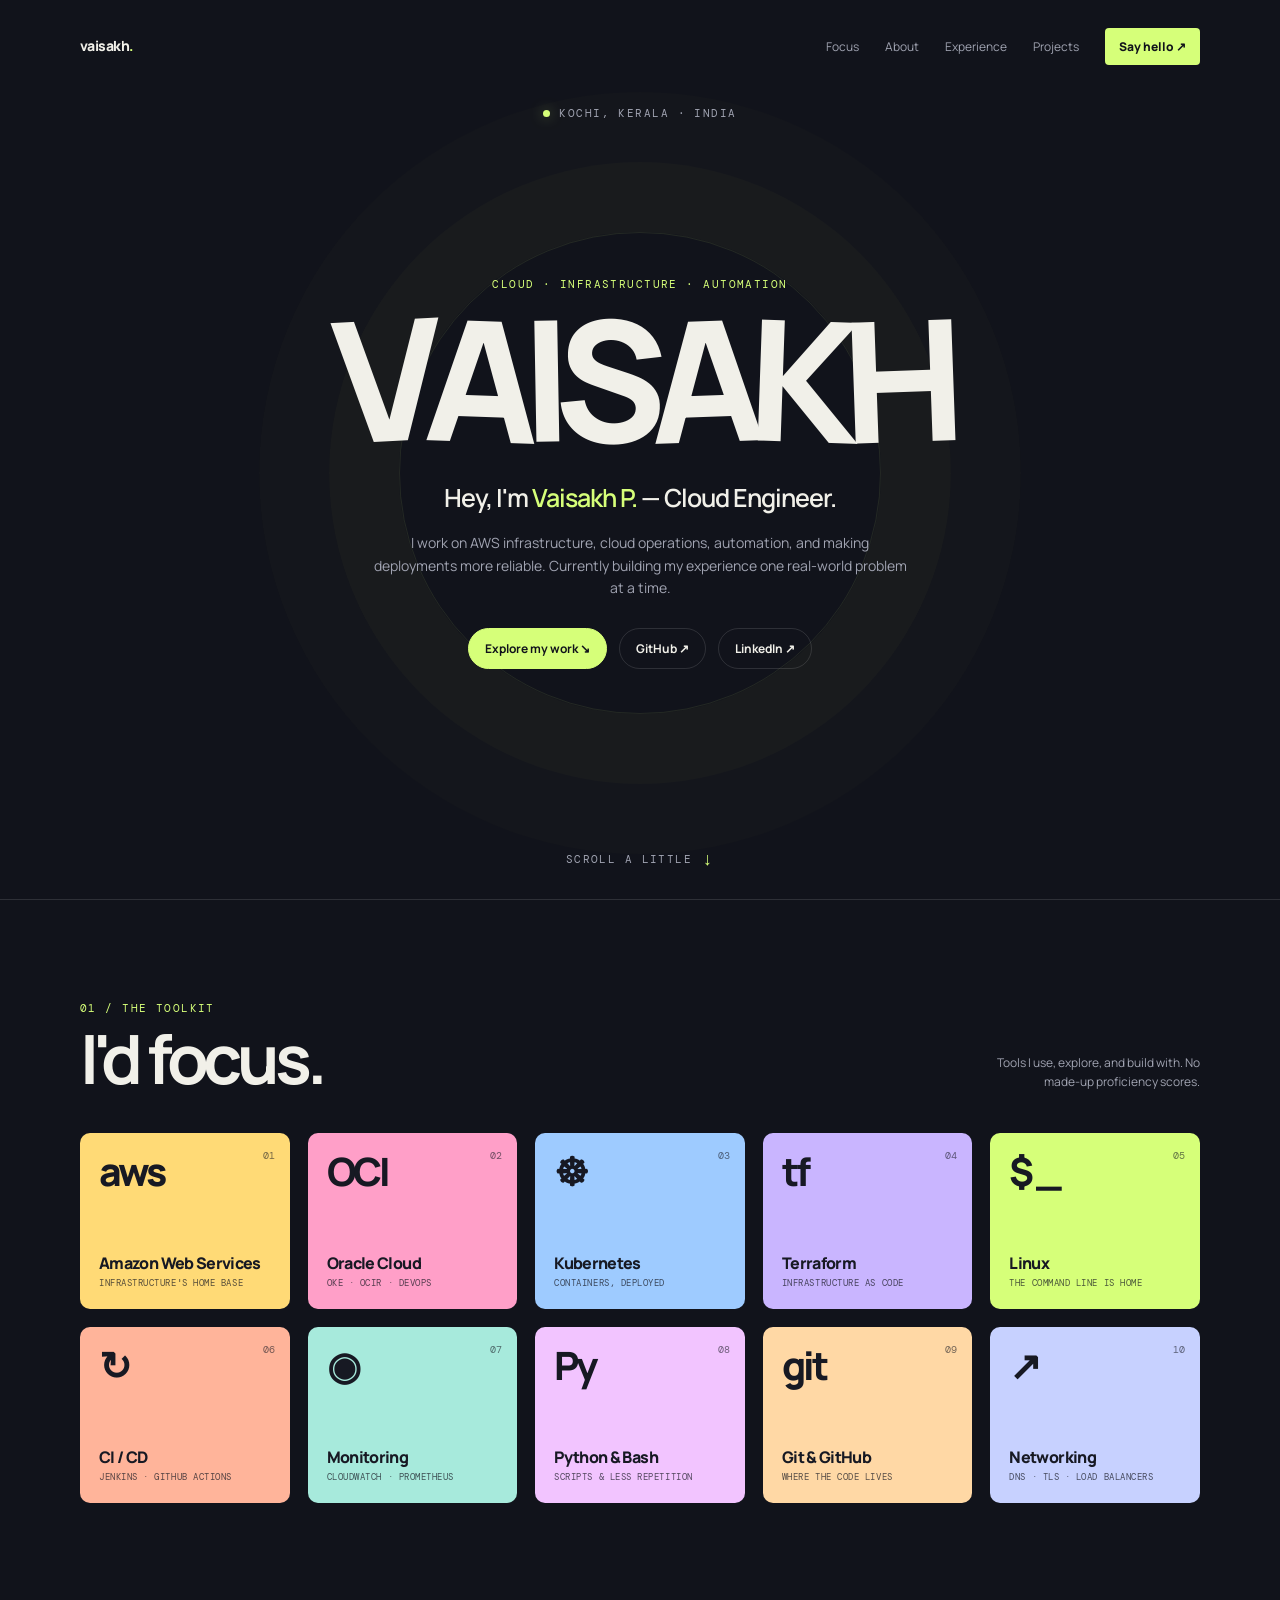
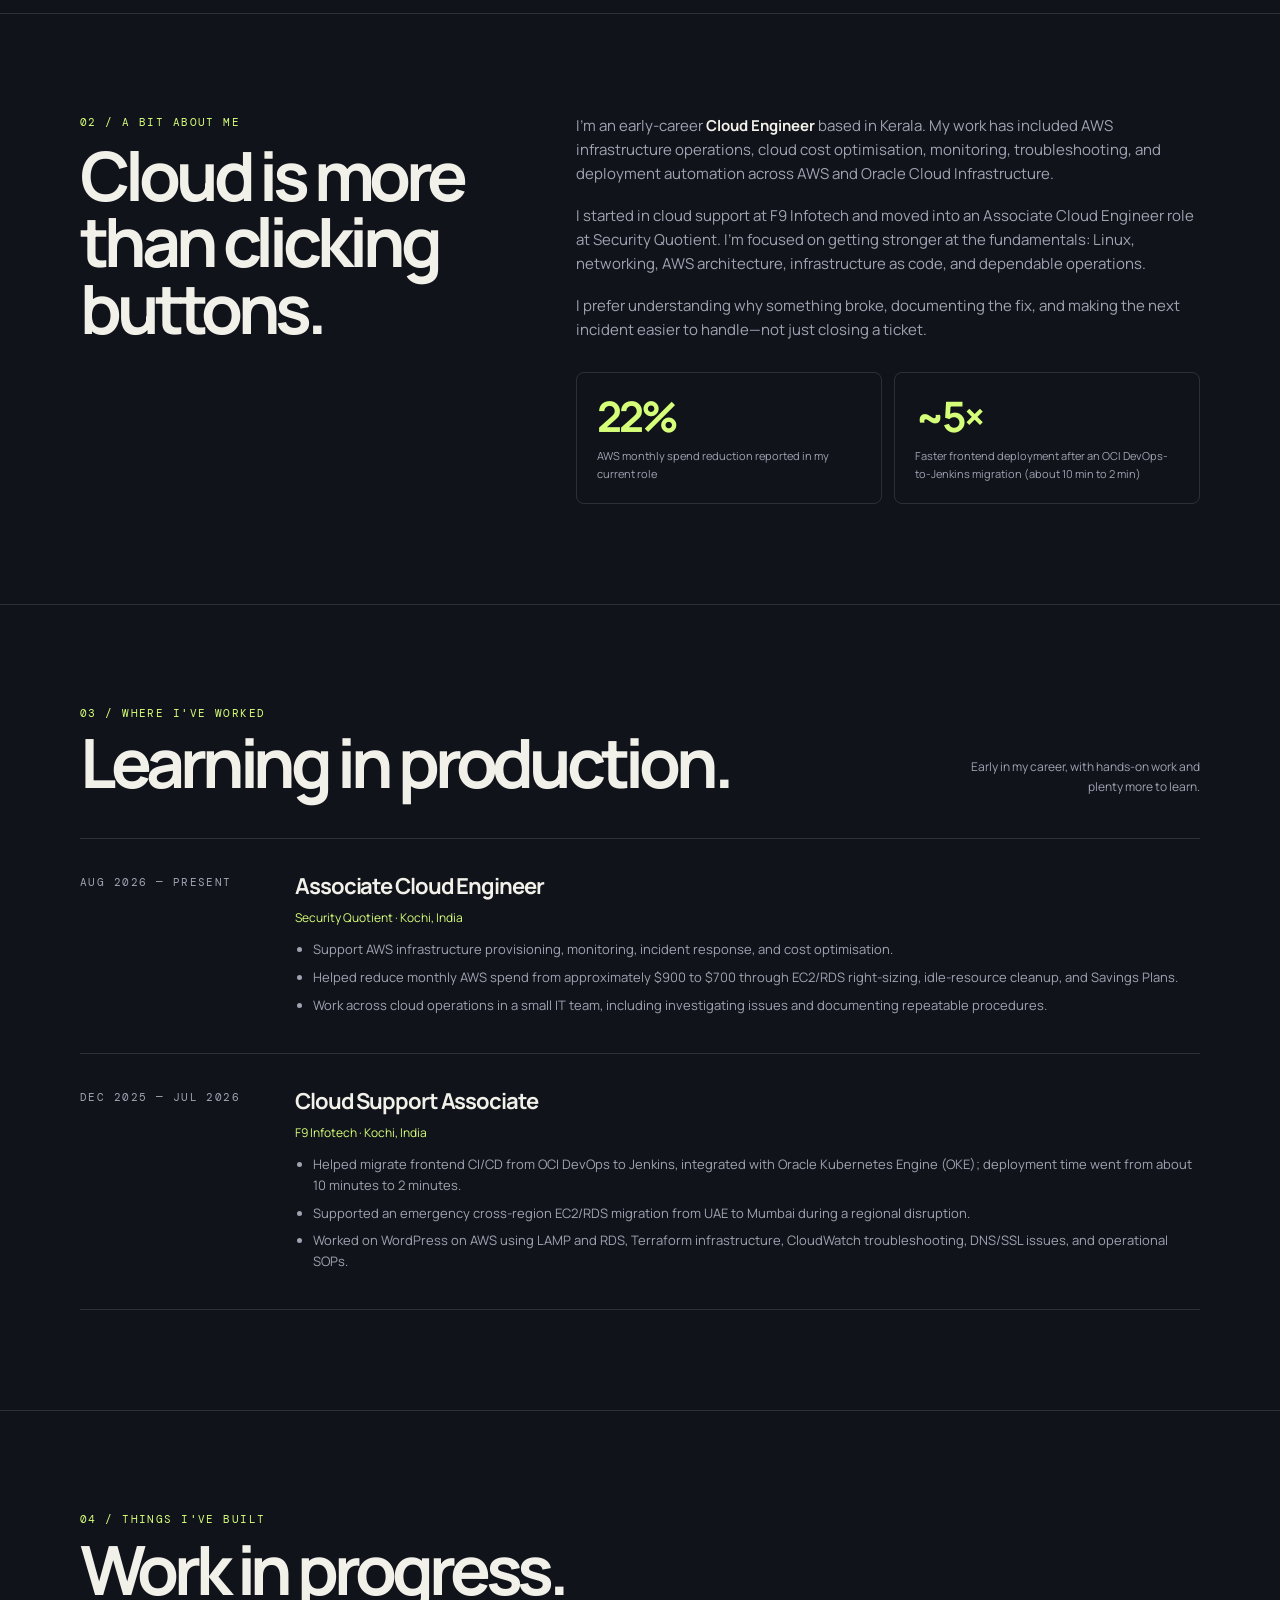
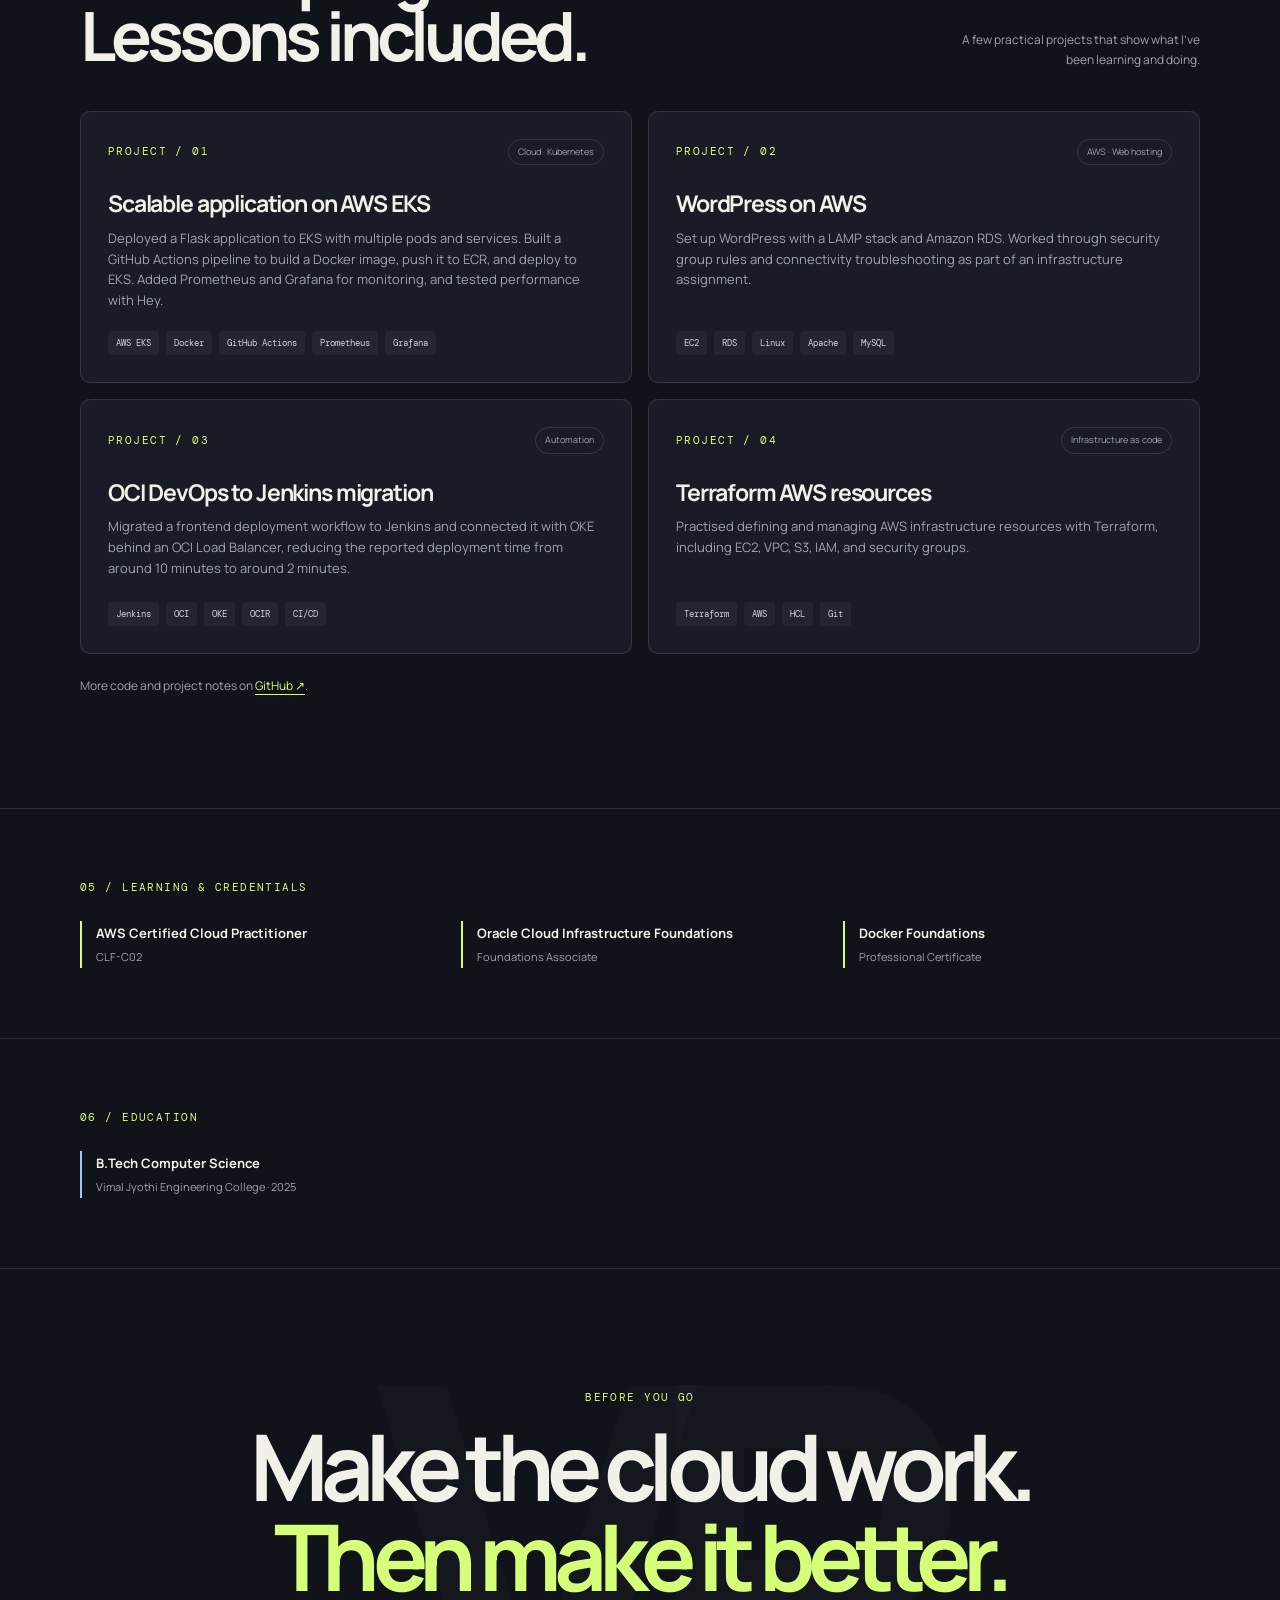
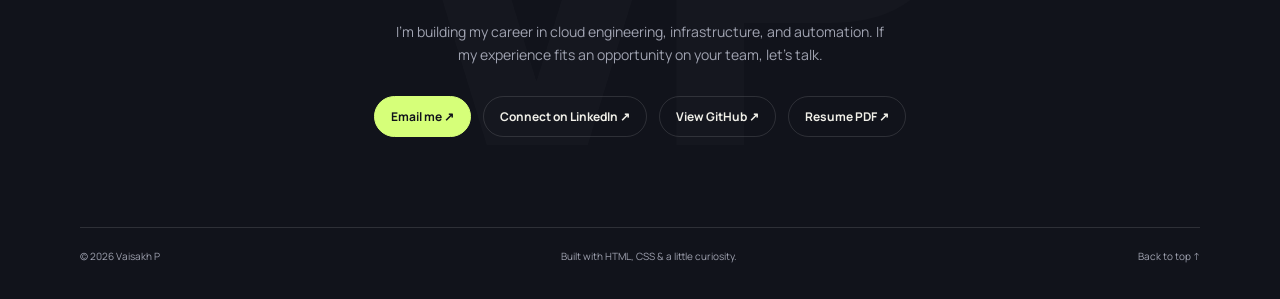
<file: index.html>
<!DOCTYPE html>
<html lang="en">
<head>
<meta charset="UTF-8">
<meta name="viewport" content="width=device-width, initial-scale=1">
<meta name="theme-color" content="#11131b">
<meta name="description" content="Vaisakh P — Cloud Engineer working with AWS infrastructure, cloud operations, automation and Kubernetes.">
<title>Vaisakh P — Cloud Engineer</title>
<link rel="preconnect" href="https://fonts.googleapis.com">
<link rel="preconnect" href="https://fonts.gstatic.com" crossorigin>
<link href="https://fonts.googleapis.com/css2?family=DM+Mono:wght@400;500&family=Manrope:wght@400;500;600;700;800&display=swap" rel="stylesheet">
<style>
:root{--bg:#11131b;--panel:#191c27;--text:#f1f0e9;--muted:#a0a3b1;--line:rgba(255,255,255,.12);--lime:#d6ff79;--pink:#ff9fc8;--blue:#9ecbff;--yellow:#ffda76;--purple:#c9b5ff;--max:1120px}
*{box-sizing:border-box}html{scroll-behavior:smooth;scroll-padding-top:24px}body{margin:0;background:var(--bg);color:var(--text);font-family:"Manrope",sans-serif;line-height:1.6;overflow-x:hidden}a{color:inherit;text-decoration:none}button{font:inherit}::selection{background:var(--lime);color:#11131b}.wrap{width:min(var(--max),calc(100% - 48px));margin:0 auto}.mono{font-family:"DM Mono",monospace;text-transform:uppercase;letter-spacing:.13em;font-size:11px}
.topbar{position:absolute;z-index:5;top:0;left:0;right:0;display:flex;justify-content:space-between;align-items:center;width:min(var(--max),calc(100% - 48px));margin:auto;padding:28px 0}.wordmark{font-size:14px;font-weight:800;letter-spacing:-.04em}.wordmark span{color:var(--lime)}.navlinks{display:flex;align-items:center;gap:26px;color:var(--muted);font-size:12px}.navlinks a:hover{color:var(--lime)}.navlinks .nav-contact{color:var(--bg);background:var(--lime);padding:9px 14px;border-radius:4px;font-weight:800}
.hero{min-height:100svh;position:relative;display:flex;flex-direction:column;justify-content:center;align-items:center;padding:120px 24px 74px;text-align:center;overflow:hidden;border-bottom:1px solid var(--line)}.hero::before{content:"";position:absolute;width:480px;height:480px;border:1px solid rgba(214,255,121,.09);border-radius:50%;box-shadow:0 0 0 70px rgba(214,255,121,.018),0 0 0 140px rgba(214,255,121,.012);pointer-events:none}.hero-meta{position:absolute;top:105px;display:flex;align-items:center;gap:9px;color:var(--muted)}.status-dot{width:7px;height:7px;border-radius:50%;background:var(--lime);box-shadow:0 0 14px #d6ff7966}.hero-content{position:relative;z-index:1;width:100%}.hero-kicker{color:var(--lime);margin:0 0 12px}.hero h1{font-size:clamp(68px,13.5vw,168px);letter-spacing:-.105em;line-height:.86;margin:0;font-weight:800;text-transform:uppercase;white-space:nowrap}.hero h1 .letter{display:inline-block;transform:rotate(var(--r,0deg)) translateY(var(--y,0));transition:transform .25s ease}.hero h1:hover .letter:nth-child(odd){transform:rotate(-4deg) translateY(-5px)}.hero h1:hover .letter:nth-child(even){transform:rotate(4deg) translateY(4px)}.hero-role{margin:28px 0 0;font-size:clamp(17px,2.2vw,25px);font-weight:600;letter-spacing:-.04em}.hero-role span{color:var(--lime)}.hero-intro{max-width:540px;margin:14px auto 0;color:var(--muted);font-size:14px}.hero-links{display:flex;justify-content:center;flex-wrap:wrap;gap:12px;margin-top:28px}.pill{border:1px solid var(--line);border-radius:999px;padding:10px 16px;font-size:12px;font-weight:700;transition:.2s ease}.pill:hover{border-color:var(--lime);transform:translateY(-2px)}.pill.primary{color:var(--bg);background:var(--lime);border-color:var(--lime)}.scroll-note{position:absolute;bottom:25px;color:var(--muted);display:flex;gap:10px;align-items:center}.scroll-note span:last-child{font-size:18px;color:var(--lime)}
.focus-section{padding:100px 0 110px;border-bottom:1px solid var(--line)}.section-top{display:flex;justify-content:space-between;align-items:end;gap:20px;margin-bottom:42px}.section-top h2{margin:7px 0 0;font-size:clamp(38px,6vw,68px);line-height:.98;letter-spacing:-.075em}.eyebrow{color:var(--lime);margin:0}.section-note{color:var(--muted);font-size:12px;max-width:240px;margin:0;text-align:right}.tool-cloud{display:grid;grid-template-columns:repeat(5,minmax(0,1fr));gap:18px}.tool{min-height:176px;border-radius:10px;position:relative;padding:19px;display:flex;flex-direction:column;justify-content:space-between;color:#171923;overflow:hidden;transform:rotate(var(--tilt,0deg));transition:transform .25s ease,box-shadow .25s ease}.tool:hover{transform:rotate(0deg) translateY(-7px) scale(1.025);box-shadow:0 18px 35px #0004;z-index:2}.tool .symbol{font-size:39px;line-height:1;font-weight:800;letter-spacing:-.08em}.tool .tool-name{font-size:16px;font-weight:800;letter-spacing:-.04em}.tool .tool-caption{font-family:"DM Mono",monospace;font-size:9px;line-height:1.5;text-transform:uppercase;letter-spacing:.06em;opacity:.72}.tool .number{position:absolute;top:15px;right:15px;font-family:"DM Mono",monospace;font-size:10px;opacity:.6}.t-aws{background:var(--yellow);--tilt:-2deg}.t-oci{background:var(--pink);--tilt:2deg}.t-kube{background:var(--blue);--tilt:-1deg}.t-terraform{background:var(--purple);--tilt:2deg}.t-linux{background:var(--lime);--tilt:-2deg}.t-ci{background:#ffb49a;--tilt:1deg}.t-monitor{background:#a7eadc;--tilt:-1deg}.t-python{background:#f2c4ff;--tilt:2deg}.t-git{background:#ffd8a5;--tilt:-2deg}.t-network{background:#c7d1ff;--tilt:1deg}
.about-section{padding:100px 0;border-bottom:1px solid var(--line)}.about-grid{display:grid;grid-template-columns:.8fr 1.2fr;gap:80px;align-items:start}.about-title{font-size:clamp(40px,6vw,68px);letter-spacing:-.075em;line-height:.98;margin:10px 0}.about-copy{color:var(--muted);font-size:15px;margin:0 0 18px;max-width:650px}.about-copy strong{color:var(--text);font-weight:700}.stat-row{display:grid;grid-template-columns:1fr 1fr;gap:12px;margin-top:30px}.stat{border:1px solid var(--line);border-radius:8px;padding:20px}.stat strong{display:block;font-size:clamp(27px,4vw,42px);letter-spacing:-.07em;color:var(--lime);line-height:1.1}.stat span{display:block;margin-top:8px;color:var(--muted);font-size:11px}
.work-section{padding:100px 0;border-bottom:1px solid var(--line)}.work-list{margin-top:42px;border-top:1px solid var(--line)}.work-item{display:grid;grid-template-columns:180px 1fr;gap:35px;padding:30px 0;border-bottom:1px solid var(--line)}.work-date{color:var(--muted);font-size:11px;padding-top:5px}.work-item h3{margin:0;font-size:22px;letter-spacing:-.05em}.work-company{color:var(--lime);font-size:12px;margin:4px 0 12px}.work-item ul{color:var(--muted);padding-left:18px;margin:0;font-size:13px}.work-item li{margin:7px 0}
.projects-section{padding:100px 0;border-bottom:1px solid var(--line)}.projects-grid{display:grid;grid-template-columns:repeat(2,minmax(0,1fr));gap:16px;margin-top:42px}.project{background:var(--panel);border:1px solid var(--line);border-radius:10px;padding:27px;min-height:255px;display:flex;flex-direction:column;transition:border-color .2s,transform .2s}.project:hover{border-color:#d6ff7966;transform:translateY(-4px)}.project-top{display:flex;justify-content:space-between;align-items:center;gap:12px}.project-index{color:var(--lime)}.project-tag{color:var(--muted);border:1px solid var(--line);padding:5px 9px;border-radius:999px;font-size:9px}.project h3{font-size:23px;line-height:1.2;letter-spacing:-.05em;margin:25px 0 10px}.project p{color:var(--muted);font-size:13px;margin:0 0 20px}.tags{display:flex;flex-wrap:wrap;gap:7px;margin-top:auto}.tags span{background:#ffffff0b;border-radius:4px;padding:5px 8px;color:#d0d2dc;font-family:"DM Mono",monospace;font-size:9px}
.cert-section,.education-section{padding:70px 0;border-bottom:1px solid var(--line)}.cert-row,.education-row{display:flex;justify-content:space-between;gap:24px;flex-wrap:wrap;margin-top:25px}.cert{flex:1 1 210px;border-left:2px solid var(--lime);padding:2px 0 2px 14px}.cert strong,.education-item strong{display:block;font-size:13px}.cert span,.education-item span{display:block;color:var(--muted);font-size:11px;margin-top:4px}.education-item{flex:1 1 280px;border-left:2px solid var(--blue);padding:2px 0 2px 14px}
.closing{padding:120px 24px 35px;text-align:center;overflow:hidden;position:relative}.closing::before{content:"VP";position:absolute;z-index:-1;left:50%;top:35px;transform:translateX(-50%);font-size:clamp(190px,40vw,500px);font-weight:800;letter-spacing:-.12em;color:#ffffff04;line-height:1}.closing h2{max-width:850px;margin:15px auto;font-size:clamp(43px,8vw,92px);line-height:.98;letter-spacing:-.085em}.closing h2 em{color:var(--lime);font-style:normal}.closing-copy{max-width:500px;margin:20px auto 0;color:var(--muted);font-size:14px}.closing-links{display:flex;justify-content:center;flex-wrap:wrap;gap:12px;margin:30px 0 90px}footer{border-top:1px solid var(--line);padding-top:20px;display:flex;justify-content:space-between;gap:16px;color:var(--muted);font-size:10px}
.reveal{opacity:0;transform:translateY(18px);transition:opacity .65s ease,transform .65s ease}.reveal.visible{opacity:1;transform:translateY(0)}@media(prefers-reduced-motion:reduce){*,*::before,*::after{scroll-behavior:auto!important;transition-duration:.01ms!important;animation-duration:.01ms!important}.reveal{opacity:1;transform:none}}
@media(max-width:760px){.wrap,.topbar{width:calc(100% - 32px)}.topbar{padding:20px 0}.navlinks{gap:14px}.navlinks a:not(.nav-contact){display:none}.hero{padding-left:16px;padding-right:16px}.hero-meta{top:95px}.hero h1{font-size:clamp(55px,14.1vw,105px)}.hero-intro{max-width:430px}.focus-section,.about-section,.work-section,.projects-section{padding:72px 0}.section-top{align-items:start;flex-direction:column}.section-note{text-align:left}.tool-cloud{grid-template-columns:repeat(2,minmax(0,1fr));gap:12px}.tool{min-height:150px;padding:15px}.tool .symbol{font-size:33px}.about-grid{grid-template-columns:1fr;gap:24px}.work-item{grid-template-columns:1fr;gap:10px}.projects-grid{grid-template-columns:1fr}.project{min-height:230px}.closing{padding-top:90px}.closing-links{margin-bottom:60px}}
@media(max-width:380px){.hero h1{font-size:13.5vw}.tool-cloud{gap:9px}.tool{min-height:140px}.tool .tool-name{font-size:14px}.stat-row{grid-template-columns:1fr}}
</style>
</head>
<body>
<header class="topbar">
  <a class="wordmark" href="#home">vaisakh<span>.</span></a>
  <nav class="navlinks" aria-label="Main navigation">
    <a href="#focus">Focus</a><a href="#about">About</a><a href="#work">Experience</a><a href="#projects">Projects</a><a class="nav-contact" href="#contact">Say hello ↗</a>
  </nav>
</header>
<main>
<section class="hero" id="home">
  <div class="hero-meta mono"><span class="status-dot"></span> Kochi, Kerala · India</div>
  <div class="hero-content">
    <p class="hero-kicker mono">Cloud · Infrastructure · Automation</p>
    <h1 aria-label="Vaisakh"><span class="letter" style="--r:-3deg">V</span><span class="letter" style="--r:2deg">A</span><span class="letter" style="--r:-1deg">I</span><span class="letter" style="--r:3deg">S</span><span class="letter" style="--r:-2deg">A</span><span class="letter" style="--r:2deg">K</span><span class="letter" style="--r:-2deg">H</span></h1>
    <p class="hero-role">Hey, I'm <span>Vaisakh P.</span> — Cloud Engineer.</p>
    <p class="hero-intro">I work on AWS infrastructure, cloud operations, automation, and making deployments more reliable. Currently building my experience one real-world problem at a time.</p>
    <div class="hero-links"><a class="pill primary" href="#projects">Explore my work ↘</a><a class="pill" href="https://github.com/vaisakhp07" target="_blank" rel="noreferrer">GitHub ↗</a><a class="pill" href="https://www.linkedin.com/in/vaisakh-p-b28130261/" target="_blank" rel="noreferrer">LinkedIn ↗</a></div>
  </div>
  <a class="scroll-note mono" href="#focus"><span>Scroll a little</span><span>↓</span></a>
</section>
<section class="focus-section" id="focus"><div class="wrap">
  <div class="section-top reveal"><div><p class="eyebrow mono">01 / The toolkit</p><h2>I'd focus.</h2></div><p class="section-note">Tools I use, explore, and build with. No made-up proficiency scores.</p></div>
  <div class="tool-cloud">
    <article class="tool t-aws reveal"><span class="number">01</span><span class="symbol">aws</span><div><div class="tool-name">Amazon Web Services</div><div class="tool-caption">Infrastructure's home base</div></div></article>
    <article class="tool t-oci reveal"><span class="number">02</span><span class="symbol">OCI</span><div><div class="tool-name">Oracle Cloud</div><div class="tool-caption">OKE · OCIR · DevOps</div></div></article>
    <article class="tool t-kube reveal"><span class="number">03</span><span class="symbol">☸</span><div><div class="tool-name">Kubernetes</div><div class="tool-caption">Containers, deployed</div></div></article>
    <article class="tool t-terraform reveal"><span class="number">04</span><span class="symbol">tf</span><div><div class="tool-name">Terraform</div><div class="tool-caption">Infrastructure as code</div></div></article>
    <article class="tool t-linux reveal"><span class="number">05</span><span class="symbol">$ _</span><div><div class="tool-name">Linux</div><div class="tool-caption">The command line is home</div></div></article>
    <article class="tool t-ci reveal"><span class="number">06</span><span class="symbol">↻</span><div><div class="tool-name">CI / CD</div><div class="tool-caption">Jenkins · GitHub Actions</div></div></article>
    <article class="tool t-monitor reveal"><span class="number">07</span><span class="symbol">◉</span><div><div class="tool-name">Monitoring</div><div class="tool-caption">CloudWatch · Prometheus</div></div></article>
    <article class="tool t-python reveal"><span class="number">08</span><span class="symbol">Py</span><div><div class="tool-name">Python &amp; Bash</div><div class="tool-caption">Scripts &amp; less repetition</div></div></article>
    <article class="tool t-git reveal"><span class="number">09</span><span class="symbol">git</span><div><div class="tool-name">Git &amp; GitHub</div><div class="tool-caption">Where the code lives</div></div></article>
    <article class="tool t-network reveal"><span class="number">10</span><span class="symbol">↗</span><div><div class="tool-name">Networking</div><div class="tool-caption">DNS · TLS · Load balancers</div></div></article>
  </div>
</div></section>
<section class="about-section" id="about"><div class="wrap about-grid">
  <div class="reveal"><p class="eyebrow mono">02 / A bit about me</p><h2 class="about-title">Cloud is more than clicking buttons.</h2></div>
  <div class="reveal">
    <p class="about-copy">I'm an early-career <strong>Cloud Engineer</strong> based in Kerala. My work has included AWS infrastructure operations, cloud cost optimisation, monitoring, troubleshooting, and deployment automation across AWS and Oracle Cloud Infrastructure.</p>
    <p class="about-copy">I started in cloud support at F9 Infotech and moved into an Associate Cloud Engineer role at Security Quotient. I'm focused on getting stronger at the fundamentals: Linux, networking, AWS architecture, infrastructure as code, and dependable operations.</p>
    <p class="about-copy">I prefer understanding why something broke, documenting the fix, and making the next incident easier to handle—not just closing a ticket.</p>
    <div class="stat-row"><div class="stat"><strong>22%</strong><span>AWS monthly spend reduction reported in my current role</span></div><div class="stat"><strong>~5×</strong><span>Faster frontend deployment after an OCI DevOps-to-Jenkins migration (about 10 min to 2 min)</span></div></div>
  </div>
</div></section>
<section class="work-section" id="work"><div class="wrap">
  <div class="section-top reveal"><div><p class="eyebrow mono">03 / Where I've worked</p><h2>Learning in production.</h2></div><p class="section-note">Early in my career, with hands-on work and plenty more to learn.</p></div>
  <div class="work-list">
    <article class="work-item reveal"><div class="work-date mono">AUG 2026 — PRESENT</div><div><h3>Associate Cloud Engineer</h3><p class="work-company">Security Quotient · Kochi, India</p><ul><li>Support AWS infrastructure provisioning, monitoring, incident response, and cost optimisation.</li><li>Helped reduce monthly AWS spend from approximately $900 to $700 through EC2/RDS right-sizing, idle-resource cleanup, and Savings Plans.</li><li>Work across cloud operations in a small IT team, including investigating issues and documenting repeatable procedures.</li></ul></div></article>
    <article class="work-item reveal"><div class="work-date mono">DEC 2025 — JUL 2026</div><div><h3>Cloud Support Associate</h3><p class="work-company">F9 Infotech · Kochi, India</p><ul><li>Helped migrate frontend CI/CD from OCI DevOps to Jenkins, integrated with Oracle Kubernetes Engine (OKE); deployment time went from about 10 minutes to 2 minutes.</li><li>Supported an emergency cross-region EC2/RDS migration from UAE to Mumbai during a regional disruption.</li><li>Worked on WordPress on AWS using LAMP and RDS, Terraform infrastructure, CloudWatch troubleshooting, DNS/SSL issues, and operational SOPs.</li></ul></div></article>
  </div>
</div></section>
<section class="projects-section" id="projects"><div class="wrap">
  <div class="section-top reveal"><div><p class="eyebrow mono">04 / Things I've built</p><h2>Work in progress.<br>Lessons included.</h2></div><p class="section-note">A few practical projects that show what I've been learning and doing.</p></div>
  <div class="projects-grid">
    <article class="project reveal"><div class="project-top"><span class="project-index mono">PROJECT / 01</span><span class="project-tag">Cloud · Kubernetes</span></div><h3>Scalable application on AWS EKS</h3><p>Deployed a Flask application to EKS with multiple pods and services. Built a GitHub Actions pipeline to build a Docker image, push it to ECR, and deploy to EKS. Added Prometheus and Grafana for monitoring, and tested performance with Hey.</p><div class="tags"><span>AWS EKS</span><span>Docker</span><span>GitHub Actions</span><span>Prometheus</span><span>Grafana</span></div></article>
    <article class="project reveal"><div class="project-top"><span class="project-index mono">PROJECT / 02</span><span class="project-tag">AWS · Web hosting</span></div><h3>WordPress on AWS</h3><p>Set up WordPress with a LAMP stack and Amazon RDS. Worked through security group rules and connectivity troubleshooting as part of an infrastructure assignment.</p><div class="tags"><span>EC2</span><span>RDS</span><span>Linux</span><span>Apache</span><span>MySQL</span></div></article>
    <article class="project reveal"><div class="project-top"><span class="project-index mono">PROJECT / 03</span><span class="project-tag">Automation</span></div><h3>OCI DevOps to Jenkins migration</h3><p>Migrated a frontend deployment workflow to Jenkins and connected it with OKE behind an OCI Load Balancer, reducing the reported deployment time from around 10 minutes to around 2 minutes.</p><div class="tags"><span>Jenkins</span><span>OCI</span><span>OKE</span><span>OCIR</span><span>CI/CD</span></div></article>
    <article class="project reveal"><div class="project-top"><span class="project-index mono">PROJECT / 04</span><span class="project-tag">Infrastructure as code</span></div><h3>Terraform AWS resources</h3><p>Practised defining and managing AWS infrastructure resources with Terraform, including EC2, VPC, S3, IAM, and security groups.</p><div class="tags"><span>Terraform</span><span>AWS</span><span>HCL</span><span>Git</span></div></article>
  </div>
  <p style="color:var(--muted);font-size:12px;margin-top:22px" class="reveal">More code and project notes on <a href="https://github.com/vaisakhp07" target="_blank" rel="noreferrer" style="color:var(--lime);text-decoration:underline;text-underline-offset:4px">GitHub ↗</a>.</p>
</div></section>
<section class="cert-section" id="certifications"><div class="wrap">
  <p class="eyebrow mono">05 / Learning &amp; credentials</p>
  <div class="cert-row">
    <div class="cert"><strong>AWS Certified Cloud Practitioner</strong><span>CLF-C02</span></div>
    <div class="cert"><strong>Oracle Cloud Infrastructure Foundations</strong><span>Foundations Associate</span></div>
    <div class="cert"><strong>Docker Foundations</strong><span>Professional Certificate</span></div>
  </div>
</div></section>
<section class="education-section" id="education"><div class="wrap">
  <p class="eyebrow mono">06 / Education</p>
  <div class="education-row"><div class="education-item"><strong>B.Tech Computer Science</strong><span>Vimal Jyothi Engineering College · 2025</span></div></div>
</div></section>
<section class="closing" id="contact">
  <p class="eyebrow mono">Before you go</p><h2>Make the cloud work.<br><em>Then make it better.</em></h2>
  <p class="closing-copy">I'm building my career in cloud engineering, infrastructure, and automation. If my experience fits an opportunity on your team, let's talk.</p>
  <div class="closing-links"><a class="pill primary" href="mailto:pvaisakh03@gmail.com">Email me ↗</a><a class="pill" href="https://www.linkedin.com/in/vaisakh-p-b28130261/" target="_blank" rel="noreferrer">Connect on LinkedIn ↗</a><a class="pill" href="https://github.com/vaisakhp07" target="_blank" rel="noreferrer">View GitHub ↗</a><a class="pill" href="resume.pdf" target="_blank" rel="noreferrer">Resume PDF ↗</a></div>
  <footer class="wrap"><span>© <span id="year"></span> Vaisakh P</span><span>Built with HTML, CSS &amp; a little curiosity.</span><a href="#home">Back to top ↑</a></footer>
</section>
</main>
<script>
document.getElementById("year").textContent = new Date().getFullYear();
const revealItems = document.querySelectorAll(".reveal");
if ("IntersectionObserver" in window) {
  const observer = new IntersectionObserver((entries) => {
    entries.forEach((entry) => {
      if (entry.isIntersecting) {
        entry.target.classList.add("visible");
        observer.unobserve(entry.target);
      }
    });
  }, { threshold: 0.12 });
  revealItems.forEach((item, index) => {
    item.style.transitionDelay = `${(index % 5) * 55}ms`;
    observer.observe(item);
  });
} else {
  revealItems.forEach((item) => item.classList.add("visible"));
}
</script>
</body>
</html>
</file>
